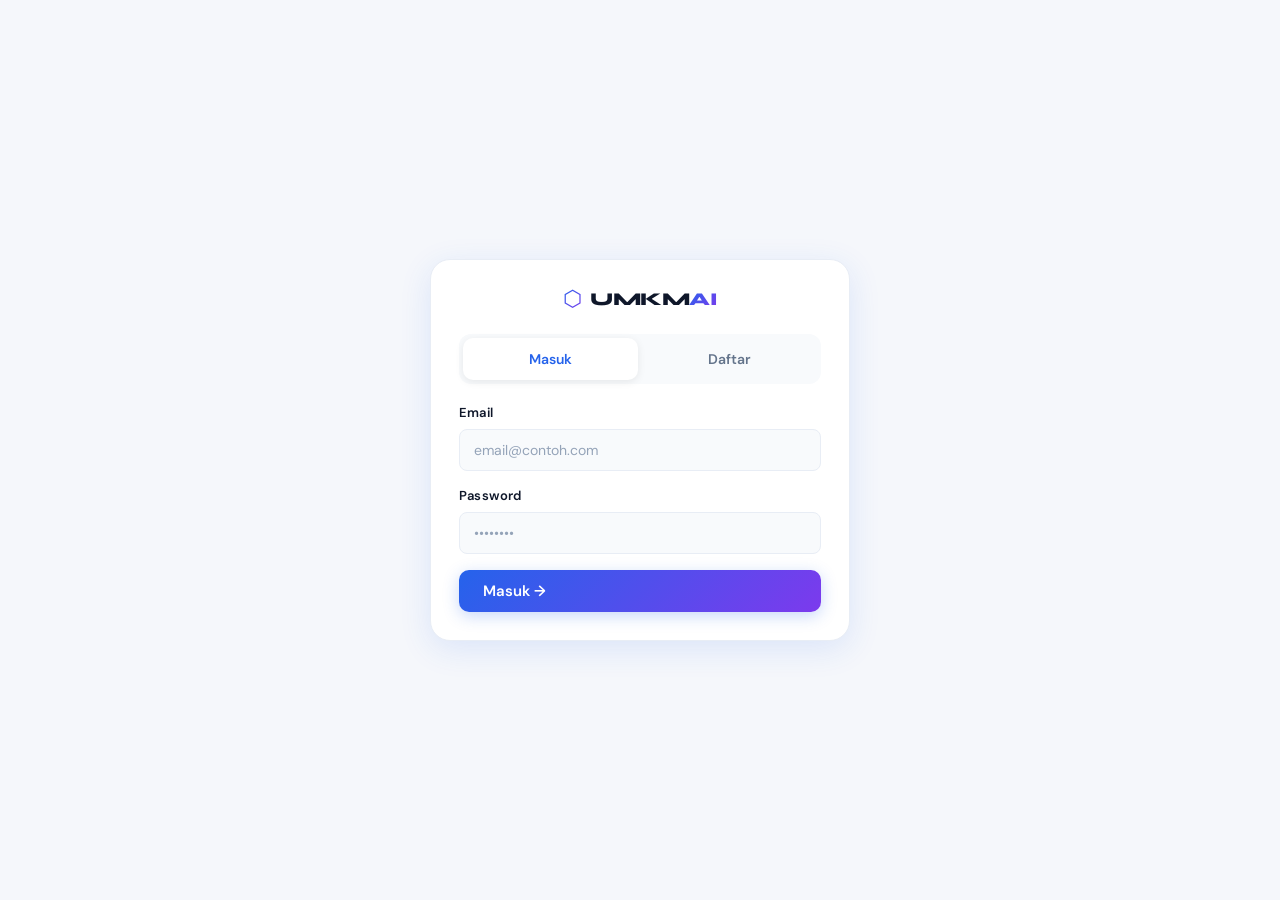
<file: frontend/index.html>
<!DOCTYPE html>
<html lang="id" data-theme="light">
<head>
  <meta charset="UTF-8" />
  <meta name="viewport" content="width=device-width, initial-scale=1.0" />
  <title>UMKM AI — Platform AI untuk Bisnis Kamu</title>
  <link rel="preconnect" href="https://fonts.googleapis.com" />
  <link rel="preconnect" href="https://fonts.gstatic.com" crossorigin />
  <link href="https://fonts.googleapis.com/css2?family=Syne:wght@400;600;700;800&family=DM+Sans:wght@300;400;500;600&display=swap" rel="stylesheet" />
  <link rel="stylesheet" href="style.css" />
</head>
<body>

  <!-- NAVBAR -->
  <nav class="navbar" id="navbar">
    <div class="nav-inner">
      <div class="nav-logo">
        <span class="logo-icon">⬡</span>
        <span class="logo-text">UMKM<span class="logo-accent">AI</span></span>
      </div>

      <div class="nav-tabs">
        <button class="nav-tab active" data-section="dashboard" onclick="showSection('dashboard', this)">Dashboard</button>
        <button class="nav-tab" data-section="deskripsi" onclick="showSection('deskripsi', this)">Deskripsi</button>
        <button class="nav-tab" data-section="promosi" onclick="showSection('promosi', this)">Promosi</button>
        <button class="nav-tab" data-section="harga" onclick="showSection('harga', this)">Harga</button>
        <button class="nav-tab" data-section="konten" onclick="showSection('konten', this)">Konten</button>
        <button class="nav-tab" data-section="chat" onclick="showSection('chat', this)">AI Chat</button>
      </div>

      <div class="nav-actions">
        <button class="btn-dark-toggle" id="darkToggle" onclick="toggleDark()" title="Toggle dark mode">
          <span class="icon-sun">☀</span>
          <span class="icon-moon">☽</span>
        </button>
        <button class="btn-hamburger" id="hamburger" onclick="toggleMobileMenu()">
          <span></span><span></span><span></span>
        </button>
      </div>
    </div>

    <!-- Mobile menu -->
    <div class="mobile-menu" id="mobileMenu">
      <button class="nav-tab" data-section="dashboard" onclick="showSection('dashboard', this); toggleMobileMenu()">Dashboard</button>
      <button class="nav-tab" data-section="deskripsi" onclick="showSection('deskripsi', this); toggleMobileMenu()">Deskripsi</button>
      <button class="nav-tab" data-section="promosi" onclick="showSection('promosi', this); toggleMobileMenu()">Promosi</button>
      <button class="nav-tab" data-section="harga" onclick="showSection('harga', this); toggleMobileMenu()">Harga</button>
      <button class="nav-tab" data-section="konten" onclick="showSection('konten', this); toggleMobileMenu()">Konten</button>
      <button class="nav-tab" data-section="chat" onclick="showSection('chat', this); toggleMobileMenu()">AI Chat</button>
      <button class="nav-tab" onclick="doLogout()">
  Keluar
</button>
    </div>
  </nav>

  <!-- MAIN CONTENT -->
   <!-- LOGIN PAGE -->
  <div id="loginPage" class="login-page">
    <div class="login-card">
      <div class="login-logo">
        <span class="logo-icon">⬡</span>
        <span class="logo-text">UMKM<span class="logo-accent">AI</span></span>
      </div>

      <div class="login-tabs">
        <button class="login-tab active" onclick="switchAuthTab('login', this)">Masuk</button>
        <button class="login-tab" onclick="switchAuthTab('register', this)">Daftar</button>
      </div>

      <!-- Form Login -->
      <div id="formLogin">
        <div class="form-group">
          <label class="form-label">Email</label>
          <input class="form-input" id="login-email" type="email" placeholder="email@contoh.com" />
        </div>
        <div class="form-group">
          <label class="form-label">Password</label>
          <input class="form-input" id="login-password" type="password" placeholder="••••••••" />
        </div>
        <button class="btn-primary" style="width:100%" onclick="doLogin()">Masuk →</button>
        <div id="login-error" class="auth-error hidden"></div>
      </div>

      <!-- Form Register -->
      <div id="formRegister" class="hidden">
        <div class="form-group">
          <label class="form-label">Email</label>
          <input class="form-input" id="reg-email" type="email" placeholder="email@contoh.com" />
        </div>
        <div class="form-group">
          <label class="form-label">Password</label>
          <input class="form-input" id="reg-password" type="password" placeholder="Min. 6 karakter" />
        </div>
        <button class="btn-primary" style="width:100%" onclick="doRegister()">Daftar →</button>
        <div id="reg-error" class="auth-error hidden"></div>
        <div id="reg-success" class="auth-success hidden"></div>
      </div>
    </div>
  </div>
  <main class="main">

    <!-- ======================== DASHBOARD ======================== -->
    <section id="dashboard" class="section active">

      <!-- Hero -->
      <div class="hero">
        <div class="hero-badge">✦ Powered by Groq AI</div>
        <h1 class="hero-title">Boost UMKM<br/><span class="gradient-text">dengan Kecerdasan AI</span></h1>
        <p class="hero-sub">Platform AI modern untuk membantu UMKM kamu tumbuh — dari deskripsi produk, strategi promosi, hingga analisis harga.</p>
        <div class="hero-cta">
          <button class="btn-primary" onclick="showSection('deskripsi', document.querySelector('[data-section=deskripsi]'))">Mulai Generate ↗</button>
          <button class="btn-ghost" onclick="showSection('chat', document.querySelector('[data-section=chat]'))">Coba AI Chat</button>
        </div>
              <!-- Tim Pengembang -->
        <div class="team-section">
          <div class="team-label">👥 Tim Pengembang</div>
          <div class="team-members">
            <div class="team-card">
              <div class="team-avatar">AK</div>
              <div class="team-info">
                <div class="team-name">Akbar Saputra</div>
                <div class="team-role">Backend </div>
                <div class="team-role">Frontend & UI/UX</div>
              </div>
            </div>
            <div class="team-card">
              <div class="team-avatar">GA</div>
              <div class="team-info">
                <div class="team-name">Galih Adhi Rahmadhani</div>
                <div class="team-role"> AI Integration</div>
              </div>
            </div>
          </div>
        </div>
        <div class="hero-glow"></div>
      </div>
      

      <!-- Stats -->
      <div class="stats-grid">
        <div class="stat-card">
          <div class="stat-icon">⚡</div>
          <div class="stat-value" data-target="1248" id="stat1">0</div>
          <div class="stat-label">Total Generate</div>
          <div class="stat-bar"><div class="stat-fill" style="width:78%"></div></div>
        </div>
        <div class="stat-card">
          <div class="stat-icon">🎯</div>
          <div class="stat-value" data-target="342" id="stat2">0</div>
          <div class="stat-label">Produk Dibantu</div>
          <div class="stat-bar"><div class="stat-fill" style="width:55%"></div></div>
        </div>
        <div class="stat-card">
          <div class="stat-icon">💬</div>
          <div class="stat-value" data-target="89" id="stat3">0</div>
          <div class="stat-label">AI Chat Session</div>
          <div class="stat-bar"><div class="stat-fill" style="width:42%"></div></div>
        </div>
        <div class="stat-card">
          <div class="stat-icon">✦</div>
          <div class="stat-value" data-target="97" id="stat4">0</div>
          <div class="stat-label">Akurasi AI (%)</div>
          <div class="stat-bar"><div class="stat-fill" style="width:97%"></div></div>
        </div>
      </div>

      <!-- Feature cards -->
      <div class="features-title">Fitur Tersedia</div>
      <div class="features-grid">
        <div class="feature-card" onclick="showSection('deskripsi', document.querySelector('[data-section=deskripsi]'))">
          <div class="feature-icon">📝</div>
          <div class="feature-name">Deskripsi Produk</div>
          <div class="feature-desc">Generate deskripsi produk yang menarik dan persuasif otomatis</div>
          <div class="feature-arrow">→</div>
        </div>
        <div class="feature-card" onclick="showSection('promosi', document.querySelector('[data-section=promosi]'))">
          <div class="feature-icon">📣</div>
          <div class="feature-name">Strategi Promosi</div>
          <div class="feature-desc">Saran promosi untuk Instagram, TikTok, dan WhatsApp</div>
          <div class="feature-arrow">→</div>
        </div>
        <div class="feature-card" onclick="showSection('harga', document.querySelector('[data-section=harga]'))">
          <div class="feature-icon">💰</div>
          <div class="feature-name">Analisis Harga</div>
          <div class="feature-desc">Rekomendasi harga jual optimal berdasarkan modal dan kompetitor</div>
          <div class="feature-arrow">→</div>
        </div>
        <div class="feature-card" onclick="showSection('konten', document.querySelector('[data-section=konten]'))">
          <div class="feature-icon">🎨</div>
          <div class="feature-name">Ide Konten</div>
          <div class="feature-desc">Generate caption, hashtag, dan ide konten sosial media</div>
          <div class="feature-arrow">→</div>
        </div>
        <div class="feature-card" onclick="showSection('chat', document.querySelector('[data-section=chat]'))">
          <div class="feature-icon">🤖</div>
          <div class="feature-name">AI Chat</div>
          <div class="feature-desc">Tanya apa saja seputar bisnis dan strategi UMKM</div>
          <div class="feature-arrow">→</div>
        </div>
        <div class="feature-card coming">
          <div class="feature-icon">📊</div>
          <div class="feature-name">Analytics <span class="badge-soon">Soon</span></div>
          <div class="feature-desc">Pantau performa bisnis dan insight AI secara real-time</div>
          <div class="feature-arrow">→</div>
        </div>
      </div>

      <!-- History -->
      <div class="history-section">
        <div class="section-header">
          <div class="section-title">Riwayat Generate</div>
          <button class="btn-clear" onclick="clearHistory()">Hapus Semua</button>
        </div>
        <div id="historyList" class="history-list">
          <div class="history-empty">Belum ada riwayat. Mulai generate sekarang!</div>
        </div>
      </div>
    </section>

    <!-- ======================== DESKRIPSI PRODUK ======================== -->
    <section id="deskripsi" class="section">
      <div class="page-header">
        <div class="page-title">Generate Deskripsi Produk</div>
        <div class="page-sub">Buat deskripsi produk yang menarik dan persuasif dengan AI</div>
      </div>

      <div class="form-card">
        <div class="form-grid">
          <div class="form-group">
            <label class="form-label">Nama Produk <span class="req">*</span></label>
            <input class="form-input" id="dp-nama" type="text" placeholder="contoh: Keripik Tempe Pedas" />
          </div>
          <div class="form-group">
            <label class="form-label">Kategori <span class="req">*</span></label>
            <input class="form-input" id="dp-kategori" type="text" placeholder="contoh: Makanan Ringan" />
          </div>
        </div>
        <div class="form-group">
          <label class="form-label">Keunggulan Produk <span class="req">*</span></label>
          <textarea class="form-textarea" id="dp-keunggulan" placeholder="contoh: renyah, pedas level 1-5, tanpa pengawet, kemasan premium"></textarea>
        </div>
        <div class="form-grid">
          <div class="form-group">
            <label class="form-label">Target Pasar</label>
            <input class="form-input" id="dp-target" type="text" placeholder="contoh: Mahasiswa, ibu rumah tangga" />
          </div>
          <div class="form-group">
            <label class="form-label">Harga Jual</label>
            <input class="form-input" id="dp-harga" type="text" placeholder="contoh: Rp 15.000" />
          </div>
        </div>
        <div class="form-actions">
          <button class="btn-ghost" onclick="randomExample('deskripsi')">🎲 Contoh Random</button>
          <button class="btn-ghost" onclick="resetForm('deskripsi')">↺ Reset</button>
          <button class="btn-primary" id="dp-btn" onclick="generateDeskripsi()">✦ Generate AI</button>
        </div>
      </div>

      <div id="dp-result" class="result-card hidden">
        <div class="result-header">
          <div class="result-title">✦ Hasil AI</div>
          <div class="result-actions">
            <button class="btn-icon" onclick="copyResult('dp-output')" title="Copy">⎘</button>
            <button class="btn-icon" onclick="downloadResult('dp-output', 'deskripsi-produk')" title="Download">↓</button>
            <button class="btn-icon" onclick="generateDeskripsi()" title="Regenerate">↻</button>
          </div>
        </div>
        <div id="dp-output" class="result-output"></div>
      </div>
    </section>

    <!-- ======================== STRATEGI PROMOSI ======================== -->
    <section id="promosi" class="section">
      <div class="page-header">
        <div class="page-title">Strategi Promosi</div>
        <div class="page-sub">Dapatkan strategi promosi di Instagram, TikTok, dan WhatsApp</div>
      </div>

      <div class="form-card">
        <div class="form-grid">
          <div class="form-group">
            <label class="form-label">Nama Produk <span class="req">*</span></label>
            <input class="form-input" id="sp-nama" type="text" placeholder="contoh: Keripik Tempe Pedas" />
          </div>
          <div class="form-group">
            <label class="form-label">Target Pasar <span class="req">*</span></label>
            <input class="form-input" id="sp-target" type="text" placeholder="contoh: Mahasiswa usia 18-25 tahun" />
          </div>
        </div>
        <div class="form-grid">
          <div class="form-group">
            <label class="form-label">Budget Promosi <span class="req">*</span></label>
            <input class="form-input" id="sp-budget" type="text" placeholder="contoh: Rp 500.000/bulan" />
          </div>
          <div class="form-group">
            <label class="form-label">Platform Utama</label>
            <input class="form-input" id="sp-platform" type="text" placeholder="contoh: Instagram, TikTok" />
          </div>
        </div>
        <div class="form-actions">
          <button class="btn-ghost" onclick="randomExample('promosi')">🎲 Contoh Random</button>
          <button class="btn-ghost" onclick="resetForm('promosi')">↺ Reset</button>
          <button class="btn-primary" id="sp-btn" onclick="generatePromosi()">✦ Generate AI</button>
        </div>
      </div>

      <div id="sp-result" class="result-card hidden">
        <div class="result-header">
          <div class="result-title">✦ Hasil AI</div>
          <div class="result-actions">
            <button class="btn-icon" onclick="copyResult('sp-output')" title="Copy">⎘</button>
            <button class="btn-icon" onclick="downloadResult('sp-output', 'strategi-promosi')" title="Download">↓</button>
            <button class="btn-icon" onclick="generatePromosi()" title="Regenerate">↻</button>
          </div>
        </div>
        <div id="sp-output" class="result-output"></div>
      </div>
    </section>

    <!-- ======================== ANALISIS HARGA ======================== -->
    <section id="harga" class="section">
      <div class="page-header">
        <div class="page-title">Analisis Harga</div>
        <div class="page-sub">Rekomendasi harga jual yang optimal berdasarkan modal dan kompetitor</div>
      </div>

      <div class="form-card">
        <div class="form-group">
          <label class="form-label">Nama Produk <span class="req">*</span></label>
          <input class="form-input" id="ah-nama" type="text" placeholder="contoh: Keripik Tempe Pedas" />
        </div>
        <div class="form-grid">
          <div class="form-group">
            <label class="form-label">Modal per Unit (Rp) <span class="req">*</span></label>
            <input class="form-input" id="ah-modal" type="number" placeholder="contoh: 5000" />
          </div>
          <div class="form-group">
            <label class="form-label">Harga Kompetitor (Rp) <span class="req">*</span></label>
            <input class="form-input" id="ah-kompetitor" type="number" placeholder="contoh: 10000" />
          </div>
        </div>
        <div class="form-group">
          <label class="form-label">Keterangan Tambahan</label>
          <input class="form-input" id="ah-keterangan" type="text" placeholder="contoh: produk premium, target pasar menengah atas" />
        </div>
        <div class="form-actions">
          <button class="btn-ghost" onclick="randomExample('harga')">🎲 Contoh Random</button>
          <button class="btn-ghost" onclick="resetForm('harga')">↺ Reset</button>
          <button class="btn-primary" id="ah-btn" onclick="generateHarga()">✦ Analisis AI</button>
        </div>
      </div>

      <div id="ah-result" class="result-card hidden">
        <div class="result-header">
          <div class="result-title">✦ Hasil AI</div>
          <div class="result-actions">
            <button class="btn-icon" onclick="copyResult('ah-output')" title="Copy">⎘</button>
            <button class="btn-icon" onclick="downloadResult('ah-output', 'analisis-harga')" title="Download">↓</button>
            <button class="btn-icon" onclick="generateHarga()" title="Regenerate">↻</button>
          </div>
        </div>
        <div id="ah-output" class="result-output"></div>
      </div>
    </section>

    <!-- ======================== IDE KONTEN ======================== -->
    <section id="konten" class="section">
      <div class="page-header">
        <div class="page-title">Ide Konten & Caption</div>
        <div class="page-sub">Generate caption, hashtag, dan ide konten sosial media untuk produk kamu</div>
      </div>

      <div class="form-card">
        <div class="form-grid">
          <div class="form-group">
            <label class="form-label">Nama Produk <span class="req">*</span></label>
            <input class="form-input" id="ik-nama" type="text" placeholder="contoh: Keripik Tempe Pedas" />
          </div>
          <div class="form-group">
            <label class="form-label">Platform <span class="req">*</span></label>
            <input class="form-input" id="ik-platform" type="text" placeholder="contoh: Instagram, TikTok" />
          </div>
        </div>
        <div class="form-grid">
          <div class="form-group">
            <label class="form-label">Tone / Gaya Bahasa</label>
            <input class="form-input" id="ik-tone" type="text" placeholder="contoh: santai, profesional, lucu" />
          </div>
          <div class="form-group">
            <label class="form-label">Target Audiens</label>
            <input class="form-input" id="ik-audiens" type="text" placeholder="contoh: anak muda, ibu-ibu" />
          </div>
        </div>
        <div class="form-actions">
          <button class="btn-ghost" onclick="randomExample('konten')">🎲 Contoh Random</button>
          <button class="btn-ghost" onclick="resetForm('konten')">↺ Reset</button>
          <button class="btn-primary" id="ik-btn" onclick="generateKonten()">✦ Generate AI</button>
        </div>
      </div>

      <div id="ik-result" class="result-card hidden">
        <div class="result-header">
          <div class="result-title">✦ Hasil AI</div>
          <div class="result-actions">
            <button class="btn-icon" onclick="copyResult('ik-output')" title="Copy">⎘</button>
            <button class="btn-icon" onclick="downloadResult('ik-output', 'ide-konten')" title="Download">↓</button>
            <button class="btn-icon" onclick="generateKonten()" title="Regenerate">↻</button>
          </div>
        </div>
        <div id="ik-output" class="result-output"></div>
      </div>
    </section>

    <!-- ======================== AI CHAT ======================== -->
    <section id="chat" class="section">
      <div class="page-header">
        <div class="page-title">AI Chat Assistant</div>
        <div class="page-sub">Tanya apa saja seputar strategi bisnis dan UMKM</div>
      </div>

      <div class="chat-container">
        <div class="chat-messages" id="chatMessages">
          <div class="chat-bubble ai">
            <div class="bubble-icon">⬡</div>
            <div class="bubble-text">Halo! Saya AI Assistant untuk UMKM kamu. Tanya apa saja tentang bisnis, strategi, pemasaran, atau tips mengelola UMKM! 🚀</div>
          </div>
        </div>
        <div class="chat-input-area">
          <input class="chat-input" id="chatInput" type="text" placeholder="Tanya sesuatu tentang bisnis kamu..." onkeypress="if(event.key==='Enter') kirimChat()" />
          <button class="btn-send" onclick="kirimChat()">↗</button>
        </div>
      </div>
    </section>

  </main>

  <!-- Toast -->
  <div id="toast" class="toast"></div>

  <!-- Back to top -->
  <button class="back-to-top" id="backToTop" onclick="window.scrollTo({top:0,behavior:'smooth'})">↑</button>

  <script src="script.js"></script>
</body>
</html>
</file>
<file: frontend/style.css>
/* ============================================================
   UMKM AI — style.css
   ============================================================ */

/* --- CSS Variables --- */
:root {
  --primary: #2563eb;
  --primary-light: #3b82f6;
  --secondary: #7c3aed;
  --accent: #06b6d4;
  --success: #22c55e;
  --warning: #f59e0b;
  --danger: #ef4444;

  --bg: #f5f7fb;
  --bg-card: #ffffff;
  --bg-input: #f8fafc;
  --border: #e8edf5;
  --text: #0f172a;
  --text-sub: #64748b;
  --text-muted: #94a3b8;
  --shadow: 0 1px 3px rgba(0,0,0,.06), 0 4px 16px rgba(0,0,0,.04);
  --shadow-lg: 0 8px 32px rgba(37,99,235,.12);
  --gradient: linear-gradient(135deg, #2563eb, #7c3aed);
  --navbar-h: 64px;
  --radius: 14px;
  --radius-sm: 8px;
  --transition: .2s cubic-bezier(.4,0,.2,1);
}

[data-theme="dark"] {
  --bg: #0f172a;
  --bg-card: #1e293b;
  --bg-input: #263249;
  --border: #2d3f5a;
  --text: #f1f5f9;
  --text-sub: #94a3b8;
  --text-muted: #64748b;
  --shadow: 0 1px 3px rgba(0,0,0,.3), 0 4px 16px rgba(0,0,0,.2);
  --shadow-lg: 0 8px 32px rgba(37,99,235,.2);
}

/* --- Reset --- */
*, *::before, *::after { box-sizing: border-box; margin: 0; padding: 0; }

html { scroll-behavior: smooth; }

body {
  font-family: 'DM Sans', sans-serif;
  background: var(--bg);
  color: var(--text);
  min-height: 100vh;
  transition: background var(--transition), color var(--transition);
}

/* ============================================================
   NAVBAR
   ============================================================ */
.navbar {
  position: fixed;
  top: 0; left: 0; right: 0;
  z-index: 100;
  height: var(--navbar-h);
  background: rgba(245,247,251,.85);
  backdrop-filter: blur(16px);
  -webkit-backdrop-filter: blur(16px);
  border-bottom: 1px solid var(--border);
  transition: background var(--transition), border-color var(--transition);
}

[data-theme="dark"] .navbar {
  background: rgba(15,23,42,.85);
}

.navbar.scrolled {
  box-shadow: 0 2px 16px rgba(0,0,0,.08);
}

.nav-inner {
  max-width: 1200px;
  margin: 0 auto;
  padding: 0 24px;
  height: 100%;
  display: flex;
  align-items: center;
  gap: 32px;
}

/* Logo */
.nav-logo {
  display: flex;
  align-items: center;
  gap: 8px;
  flex-shrink: 0;
  text-decoration: none;
  cursor: default;
}

.logo-icon {
  font-size: 22px;
  background: var(--gradient);
  -webkit-background-clip: text;
  -webkit-text-fill-color: transparent;
  background-clip: text;
  line-height: 1;
}

.logo-text {
  font-family: 'Syne', sans-serif;
  font-weight: 800;
  font-size: 18px;
  color: var(--text);
  letter-spacing: -.5px;
}

.logo-accent {
  background: var(--gradient);
  -webkit-background-clip: text;
  -webkit-text-fill-color: transparent;
  background-clip: text;
}

/* Nav tabs */
.nav-tabs {
  display: flex;
  align-items: center;
  gap: 4px;
  flex: 1;
}

.nav-tab {
  font-family: 'DM Sans', sans-serif;
  font-size: 14px;
  font-weight: 500;
  color: var(--text-sub);
  background: none;
  border: none;
  padding: 7px 14px;
  border-radius: 8px;
  cursor: pointer;
  transition: all var(--transition);
  white-space: nowrap;
}

.nav-tab:hover {
  background: var(--border);
  color: var(--text);
}

.nav-tab.active {
  background: var(--primary);
  color: #fff;
}

/* Nav actions */
.nav-actions {
  display: flex;
  align-items: center;
  gap: 8px;
  flex-shrink: 0;
}

.btn-dark-toggle {
  width: 36px; height: 36px;
  border-radius: 50%;
  border: 1px solid var(--border);
  background: var(--bg-card);
  cursor: pointer;
  font-size: 16px;
  display: flex;
  align-items: center;
  justify-content: center;
  transition: all var(--transition);
  position: relative;
}

.btn-dark-toggle:hover { border-color: var(--primary); }

.icon-sun, .icon-moon {
  position: absolute;
  transition: opacity var(--transition), transform var(--transition);
}

.icon-moon { opacity: 0; transform: rotate(-90deg); }

[data-theme="dark"] .icon-sun { opacity: 0; transform: rotate(90deg); }
[data-theme="dark"] .icon-moon { opacity: 1; transform: rotate(0); }

/* Hamburger */
.btn-hamburger {
  display: none;
  flex-direction: column;
  gap: 5px;
  padding: 8px;
  background: none;
  border: none;
  cursor: pointer;
}

.btn-hamburger span {
  display: block;
  width: 20px; height: 2px;
  background: var(--text);
  border-radius: 2px;
  transition: all var(--transition);
}

/* Mobile menu */
.mobile-menu {
  display: none;
  flex-direction: column;
  padding: 12px 16px 16px;
  border-top: 1px solid var(--border);
  background: var(--bg-card);
  gap: 4px;
}

.mobile-menu.open { display: flex; }

/* ============================================================
   MAIN
   ============================================================ */
.main {
  max-width: 1000px;
  margin: 0 auto;
  padding: calc(var(--navbar-h) + 32px) 24px 64px;
}

/* Sections */
.section { display: none; }
.section.active { display: block; animation: fadeUp .3s ease; }

@keyframes fadeUp {
  from { opacity: 0; transform: translateY(12px); }
  to   { opacity: 1; transform: translateY(0); }
}

/* ============================================================
   HERO
   ============================================================ */
.hero {
  position: relative;
  text-align: center;
  padding: 64px 32px 80px;
  margin-bottom: 32px;
  overflow: hidden;
}

.hero-badge {
  display: inline-block;
  padding: 6px 16px;
  background: rgba(37,99,235,.08);
  border: 1px solid rgba(37,99,235,.2);
  border-radius: 100px;
  font-size: 13px;
  font-weight: 500;
  color: var(--primary);
  margin-bottom: 24px;
  letter-spacing: .3px;
}

.hero-title {
  font-family: 'Syne', sans-serif;
  font-size: clamp(36px, 6vw, 64px);
  font-weight: 800;
  line-height: 1.1;
  letter-spacing: -1.5px;
  margin-bottom: 20px;
}

.gradient-text {
  background: var(--gradient);
  -webkit-background-clip: text;
  -webkit-text-fill-color: transparent;
  background-clip: text;
}

.hero-sub {
  font-size: 17px;
  color: var(--text-sub);
  max-width: 520px;
  margin: 0 auto 36px;
  line-height: 1.7;
}

.hero-cta {
  display: flex;
  gap: 12px;
  justify-content: center;
  flex-wrap: wrap;
}

.hero-glow {
  position: absolute;
  top: 50%; left: 50%;
  transform: translate(-50%, -50%);
  width: 600px; height: 300px;
  background: radial-gradient(ellipse, rgba(37,99,235,.07) 0%, transparent 70%);
  pointer-events: none;
  z-index: -1;
}

/* ============================================================
   BUTTONS
   ============================================================ */
.btn-primary {
  display: inline-flex;
  align-items: center;
  gap: 6px;
  padding: 11px 24px;
  background: var(--gradient);
  color: #fff;
  border: none;
  border-radius: 10px;
  font-family: 'DM Sans', sans-serif;
  font-size: 15px;
  font-weight: 600;
  cursor: pointer;
  transition: all var(--transition);
  box-shadow: 0 4px 16px rgba(37,99,235,.25);
}

.btn-primary:hover {
  transform: translateY(-1px);
  box-shadow: 0 6px 24px rgba(37,99,235,.35);
}

.btn-primary:disabled {
  background: linear-gradient(135deg, #93c5fd, #c4b5fd);
  cursor: not-allowed;
  transform: none;
  box-shadow: none;
}

.btn-ghost {
  display: inline-flex;
  align-items: center;
  gap: 6px;
  padding: 11px 24px;
  background: var(--bg-card);
  color: var(--text);
  border: 1px solid var(--border);
  border-radius: 10px;
  font-family: 'DM Sans', sans-serif;
  font-size: 15px;
  font-weight: 500;
  cursor: pointer;
  transition: all var(--transition);
}

.btn-ghost:hover {
  border-color: var(--primary);
  color: var(--primary);
}

.btn-icon {
  width: 34px; height: 34px;
  display: inline-flex;
  align-items: center;
  justify-content: center;
  background: var(--bg-input);
  border: 1px solid var(--border);
  border-radius: 8px;
  font-size: 16px;
  cursor: pointer;
  transition: all var(--transition);
  color: var(--text-sub);
}

.btn-icon:hover {
  background: var(--primary);
  color: #fff;
  border-color: var(--primary);
}

.btn-clear {
  font-size: 13px;
  color: var(--danger);
  background: none;
  border: none;
  cursor: pointer;
  padding: 4px 8px;
  border-radius: 6px;
  transition: background var(--transition);
}

.btn-clear:hover { background: rgba(239,68,68,.08); }

/* ============================================================
   STATS
   ============================================================ */
.stats-grid {
  display: grid;
  grid-template-columns: repeat(4, 1fr);
  gap: 16px;
  margin-bottom: 48px;
}

.stat-card {
  background: var(--bg-card);
  border: 1px solid var(--border);
  border-radius: var(--radius);
  padding: 20px;
  transition: all var(--transition);
  box-shadow: var(--shadow);
}

.stat-card:hover {
  transform: translateY(-2px);
  box-shadow: var(--shadow-lg);
  border-color: rgba(37,99,235,.2);
}

.stat-icon { font-size: 20px; margin-bottom: 10px; }

.stat-value {
  font-family: 'Syne', sans-serif;
  font-size: 32px;
  font-weight: 800;
  color: var(--text);
  line-height: 1;
  margin-bottom: 4px;
}

.stat-label {
  font-size: 13px;
  color: var(--text-muted);
  margin-bottom: 12px;
}

.stat-bar {
  height: 4px;
  background: var(--border);
  border-radius: 2px;
  overflow: hidden;
}

.stat-fill {
  height: 100%;
  background: var(--gradient);
  border-radius: 2px;
  transition: width 1.2s cubic-bezier(.4,0,.2,1);
}

/* ============================================================
   FEATURES
   ============================================================ */
.features-title {
  font-family: 'Syne', sans-serif;
  font-size: 20px;
  font-weight: 700;
  margin-bottom: 16px;
}

.features-grid {
  display: grid;
  grid-template-columns: repeat(3, 1fr);
  gap: 16px;
  margin-bottom: 48px;
}

.feature-card {
  background: var(--bg-card);
  border: 1px solid var(--border);
  border-radius: var(--radius);
  padding: 24px;
  cursor: pointer;
  transition: all var(--transition);
  box-shadow: var(--shadow);
  position: relative;
  overflow: hidden;
}

.feature-card::before {
  content: '';
  position: absolute;
  inset: 0;
  background: var(--gradient);
  opacity: 0;
  transition: opacity var(--transition);
}

.feature-card:hover:not(.coming) {
  transform: translateY(-3px);
  border-color: rgba(37,99,235,.3);
  box-shadow: var(--shadow-lg);
}

.feature-card.coming { cursor: default; opacity: .6; }

.feature-icon { font-size: 24px; margin-bottom: 12px; }

.feature-name {
  font-family: 'Syne', sans-serif;
  font-size: 15px;
  font-weight: 700;
  margin-bottom: 8px;
  display: flex;
  align-items: center;
  gap: 8px;
}

.feature-desc {
  font-size: 13px;
  color: var(--text-sub);
  line-height: 1.6;
  margin-bottom: 16px;
}

.feature-arrow {
  font-size: 18px;
  color: var(--primary);
  transition: transform var(--transition);
}

.feature-card:hover:not(.coming) .feature-arrow { transform: translateX(4px); }

.badge-soon {
  font-size: 10px;
  font-weight: 600;
  background: rgba(245,158,11,.15);
  color: var(--warning);
  padding: 2px 8px;
  border-radius: 100px;
  letter-spacing: .5px;
}

/* ============================================================
   HISTORY
   ============================================================ */
.history-section {
  background: var(--bg-card);
  border: 1px solid var(--border);
  border-radius: var(--radius);
  padding: 24px;
  box-shadow: var(--shadow);
}

.section-header {
  display: flex;
  align-items: center;
  justify-content: space-between;
  margin-bottom: 16px;
}

.section-title {
  font-family: 'Syne', sans-serif;
  font-size: 16px;
  font-weight: 700;
}

.history-list { display: flex; flex-direction: column; gap: 10px; }

.history-empty {
  text-align: center;
  color: var(--text-muted);
  padding: 24px;
  font-size: 14px;
}

.history-item {
  display: flex;
  align-items: center;
  gap: 12px;
  padding: 12px 16px;
  background: var(--bg-input);
  border-radius: var(--radius-sm);
  border: 1px solid var(--border);
  transition: all var(--transition);
}

.history-item:hover { border-color: rgba(37,99,235,.2); }

.history-type {
  font-size: 11px;
  font-weight: 600;
  padding: 3px 10px;
  border-radius: 100px;
  background: rgba(37,99,235,.1);
  color: var(--primary);
  flex-shrink: 0;
}

.history-preview {
  font-size: 13px;
  color: var(--text-sub);
  flex: 1;
  overflow: hidden;
  text-overflow: ellipsis;
  white-space: nowrap;
}

.history-time {
  font-size: 11px;
  color: var(--text-muted);
  flex-shrink: 0;
}

/* ============================================================
   PAGE HEADER
   ============================================================ */
.page-header { margin-bottom: 28px; }

.page-title {
  font-family: 'Syne', sans-serif;
  font-size: 28px;
  font-weight: 800;
  letter-spacing: -.5px;
  margin-bottom: 6px;
}

.page-sub { font-size: 15px; color: var(--text-sub); }

/* ============================================================
   FORM
   ============================================================ */
.form-card {
  background: var(--bg-card);
  border: 1px solid var(--border);
  border-radius: var(--radius);
  padding: 28px;
  box-shadow: var(--shadow);
  margin-bottom: 24px;
}

.form-grid {
  display: grid;
  grid-template-columns: 1fr 1fr;
  gap: 16px;
}

.form-group { display: flex; flex-direction: column; gap: 8px; margin-bottom: 16px; }
.form-group:last-child { margin-bottom: 0; }

.form-label {
  font-size: 13px;
  font-weight: 600;
  color: var(--text);
  letter-spacing: .2px;
}

.req { color: var(--danger); }

.form-input, .form-textarea {
  width: 100%;
  padding: 11px 14px;
  background: var(--bg-input);
  border: 1.5px solid var(--border);
  border-radius: var(--radius-sm);
  font-family: 'DM Sans', sans-serif;
  font-size: 14px;
  color: var(--text);
  transition: all var(--transition);
  outline: none;
}

.form-input::placeholder, .form-textarea::placeholder { color: var(--text-muted); }

.form-input:focus, .form-textarea:focus {
  border-color: var(--primary);
  background: var(--bg-card);
  box-shadow: 0 0 0 3px rgba(37,99,235,.08);
}

.form-textarea { height: 100px; resize: vertical; }

.form-actions {
  display: flex;
  gap: 10px;
  align-items: center;
  justify-content: flex-end;
  padding-top: 8px;
  margin-top: 8px;
  border-top: 1px solid var(--border);
}

/* ============================================================
   RESULT
   ============================================================ */
.result-card {
  background: var(--bg-card);
  border: 1.5px solid var(--border);
  border-radius: var(--radius);
  overflow: hidden;
  box-shadow: var(--shadow);
  animation: fadeUp .3s ease;
}

.result-card.hidden { display: none; }

.result-header {
  display: flex;
  align-items: center;
  justify-content: space-between;
  padding: 16px 20px;
  border-bottom: 1px solid var(--border);
  background: var(--bg-input);
}

.result-title {
  font-family: 'Syne', sans-serif;
  font-size: 14px;
  font-weight: 700;
  background: var(--gradient);
  -webkit-background-clip: text;
  -webkit-text-fill-color: transparent;
  background-clip: text;
}

.result-actions { display: flex; gap: 8px; }

.result-output {
  padding: 24px;
  font-size: 14px;
  line-height: 1.8;
  color: var(--text);
  white-space: pre-wrap;
  min-height: 80px;
}

/* Typing cursor */
.result-output.typing::after {
  content: '|';
  animation: blink .7s infinite;
  color: var(--primary);
}

@keyframes blink {
  0%, 100% { opacity: 1; }
  50% { opacity: 0; }
}

/* Loading skeleton */
.skeleton {
  background: linear-gradient(90deg, var(--border) 25%, var(--bg-input) 50%, var(--border) 75%);
  background-size: 200% 100%;
  animation: shimmer 1.4s infinite;
  border-radius: 4px;
  height: 14px;
  margin-bottom: 10px;
}

.skeleton:last-child { width: 60%; }

@keyframes shimmer {
  0% { background-position: 200% 0; }
  100% { background-position: -200% 0; }
}

/* ============================================================
   CHAT
   ============================================================ */
.chat-container {
  background: var(--bg-card);
  border: 1px solid var(--border);
  border-radius: var(--radius);
  overflow: hidden;
  box-shadow: var(--shadow);
  display: flex;
  flex-direction: column;
  height: 520px;
}

.chat-messages {
  flex: 1;
  overflow-y: auto;
  padding: 24px;
  display: flex;
  flex-direction: column;
  gap: 16px;
}

.chat-messages::-webkit-scrollbar { width: 4px; }
.chat-messages::-webkit-scrollbar-track { background: transparent; }
.chat-messages::-webkit-scrollbar-thumb { background: var(--border); border-radius: 2px; }

.chat-bubble {
  display: flex;
  gap: 10px;
  max-width: 80%;
  animation: fadeUp .2s ease;
}

.chat-bubble.user {
  align-self: flex-end;
  flex-direction: row-reverse;
}

.bubble-icon {
  width: 32px; height: 32px;
  border-radius: 50%;
  background: var(--gradient);
  display: flex;
  align-items: center;
  justify-content: center;
  font-size: 14px;
  color: #fff;
  flex-shrink: 0;
}

.bubble-text {
  padding: 12px 16px;
  border-radius: 14px;
  font-size: 14px;
  line-height: 1.7;
  white-space: pre-wrap;
}

.chat-bubble.ai .bubble-text {
  background: var(--bg-input);
  border: 1px solid var(--border);
  border-top-left-radius: 4px;
  color: var(--text);
}

.chat-bubble.user .bubble-text {
  background: var(--gradient);
  color: #fff;
  border-bottom-right-radius: 4px;
}

/* Typing indicator */
.typing-dots {
  display: flex;
  gap: 4px;
  padding: 14px 16px;
}

.typing-dots span {
  width: 6px; height: 6px;
  background: var(--text-muted);
  border-radius: 50%;
  animation: dot .8s infinite;
}

.typing-dots span:nth-child(2) { animation-delay: .15s; }
.typing-dots span:nth-child(3) { animation-delay: .3s; }

@keyframes dot {
  0%, 80%, 100% { transform: scale(1); opacity: .4; }
  40% { transform: scale(1.3); opacity: 1; }
}

.chat-input-area {
  padding: 16px;
  border-top: 1px solid var(--border);
  display: flex;
  gap: 10px;
  background: var(--bg-input);
}

.chat-input {
  flex: 1;
  padding: 11px 16px;
  background: var(--bg-card);
  border: 1.5px solid var(--border);
  border-radius: 10px;
  font-family: 'DM Sans', sans-serif;
  font-size: 14px;
  color: var(--text);
  outline: none;
  transition: border-color var(--transition);
}

.chat-input:focus { border-color: var(--primary); }

.btn-send {
  width: 44px; height: 44px;
  border-radius: 10px;
  background: var(--gradient);
  border: none;
  color: #fff;
  font-size: 18px;
  cursor: pointer;
  transition: all var(--transition);
  display: flex;
  align-items: center;
  justify-content: center;
}

.btn-send:hover { transform: scale(1.05); box-shadow: 0 4px 16px rgba(37,99,235,.3); }

/* ============================================================
   TOAST
   ============================================================ */
.toast {
  position: fixed;
  bottom: 32px;
  left: 50%;
  transform: translateX(-50%) translateY(20px);
  background: var(--text);
  color: var(--bg);
  padding: 12px 24px;
  border-radius: 100px;
  font-size: 14px;
  font-weight: 500;
  opacity: 0;
  transition: all .3s ease;
  pointer-events: none;
  z-index: 200;
  white-space: nowrap;
}

.toast.show {
  opacity: 1;
  transform: translateX(-50%) translateY(0);
}

/* ============================================================
   BACK TO TOP
   ============================================================ */
.back-to-top {
  position: fixed;
  bottom: 32px;
  right: 32px;
  width: 40px; height: 40px;
  border-radius: 50%;
  background: var(--gradient);
  color: #fff;
  border: none;
  font-size: 18px;
  cursor: pointer;
  opacity: 0;
  transform: translateY(10px);
  transition: all var(--transition);
  z-index: 200;
  display: flex;
  align-items: center;
  justify-content: center;
}

.back-to-top.show { opacity: 1; transform: translateY(0); }
.back-to-top:hover { transform: translateY(-2px); }

/* ============================================================
   CUSTOM SCROLLBAR
   ============================================================ */
::-webkit-scrollbar { width: 6px; }
::-webkit-scrollbar-track { background: transparent; }
::-webkit-scrollbar-thumb { background: var(--border); border-radius: 3px; }
::-webkit-scrollbar-thumb:hover { background: var(--text-muted); }

/* ============================================================
   RESPONSIVE
   ============================================================ */
@media (max-width: 900px) {
  .stats-grid { grid-template-columns: repeat(2, 1fr); }
  .features-grid { grid-template-columns: repeat(2, 1fr); }
}

@media (max-width: 640px) {
  .nav-tabs { display: none; }
  .btn-hamburger { display: flex; }

  .main { padding: calc(var(--navbar-h) + 16px) 16px 48px; }

  .hero { padding: 40px 16px 56px; }
  .hero-title { font-size: 32px; }
  .hero-sub { font-size: 15px; }

  .stats-grid { grid-template-columns: repeat(2, 1fr); gap: 10px; }
  .features-grid { grid-template-columns: 1fr; }
  .form-grid { grid-template-columns: 1fr; }
  .form-actions { flex-wrap: wrap; }

  .chat-container { height: 420px; }
  .chat-bubble { max-width: 92%; }

  .back-to-top { bottom: 16px; right: 16px; }
  .toast { font-size: 13px; padding: 10px 18px; }
}
.team-section {
  margin-top: 32px;
}

.team-label {
  font-size: 13px;
  color: var(--text-muted);
  margin-bottom: 12px;
  font-weight: 500;
}

.team-members {
  display: flex;
  gap: 12px;
  justify-content: center;
  flex-wrap: wrap;
}

.team-card {
  display: flex;
  align-items: center;
  gap: 10px;
  background: var(--bg-card);
  border: 1px solid var(--border);
  border-radius: 10px;
  padding: 10px 16px;
  box-shadow: var(--shadow);
}

.team-avatar {
  width: 36px;
  height: 36px;
  border-radius: 50%;
  background: var(--gradient);
  color: #fff;
  font-size: 13px;
  font-weight: 700;
  display: flex;
  align-items: center;
  justify-content: center;
  flex-shrink: 0;
}

.team-name {
  font-size: 14px;
  font-weight: 600;
  color: var(--text);
}

.team-role {
  font-size: 12px;
  color: var(--text-muted);
}
/* ============================================================
   LOGIN PAGE
   ============================================================ */
.login-page {
  position: fixed;
  inset: 0;
  background: var(--bg);
  display: flex;
  align-items: center;
  justify-content: center;
  z-index: 999;
  padding: 24px;
}

.login-page.hidden { display: none; }

.login-card {
  background: var(--bg-card);
  border: 1px solid var(--border);
  border-radius: var(--radius);
  padding: 40px;
  width: 100%;
  max-width: 420px;
  box-shadow: var(--shadow-lg);
}

.login-logo {
  display: flex;
  align-items: center;
  gap: 8px;
  justify-content: center;
  margin-bottom: 28px;
}

.login-tabs {
  display: flex;
  gap: 4px;
  background: var(--bg-input);
  border-radius: 10px;
  padding: 4px;
  margin-bottom: 24px;
}

.login-tab {
  flex: 1;
  padding: 8px;
  border: none;
  border-radius: 8px;
  background: none;
  font-family: 'DM Sans', sans-serif;
  font-size: 14px;
  font-weight: 500;
  color: var(--text-sub);
  cursor: pointer;
  transition: all var(--transition);
}

.login-tab.active {
  background: var(--bg-card);
  color: var(--text);
  box-shadow: 0 1px 4px rgba(0,0,0,.08);
}

.auth-error {
  margin-top: 12px;
  padding: 10px 14px;
  background: rgba(239,68,68,.08);
  border: 1px solid rgba(239,68,68,.2);
  border-radius: 8px;
  font-size: 13px;
  color: var(--danger);
}

.auth-success {
  margin-top: 12px;
  padding: 10px 14px;
  background: rgba(34,197,94,.08);
  border: 1px solid rgba(34,197,94,.2);
  border-radius: 8px;
  font-size: 13px;
  color: var(--success);
}
/* =========================
   LOGIN MOBILE IMPROVEMENT
   ========================= */

.hidden{
  display:none !important;
}

.login-page{
  min-height:100vh;
  padding:20px;
  display:flex;
  align-items:center;
  justify-content:center;
}

.login-card{
  width:100%;
  max-width:420px;
  background:var(--bg-card);
  border:1px solid var(--border);
  border-radius:20px;
  padding:28px;
  box-shadow:var(--shadow-lg);
}

.login-logo{
  text-align:center;
  margin-bottom:24px;
}

.login-tabs{
  display:flex;
  background:var(--bg-input);
  padding:4px;
  border-radius:12px;
  margin-bottom:20px;
}

.login-tab{
  flex:1;
  border:none;
  background:none;
  padding:12px;
  border-radius:10px;
  cursor:pointer;
  font-weight:600;
}

.login-tab.active{
  background:#fff;
  color:#2563eb;
  box-shadow:0 2px 8px rgba(0,0,0,.08);
}

.auth-error{
  margin-top:12px;
  padding:12px;
  border-radius:10px;
  background:#fee2e2;
  color:#b91c1c;
  font-size:14px;
}

.auth-success{
  margin-top:12px;
  padding:12px;
  border-radius:10px;
  background:#dcfce7;
  color:#166534;
  font-size:14px;
}

/* =========================
   MOBILE
   ========================= */

@media(max-width:768px){

  .login-page{
    padding:16px;
  }

  .login-card{
    max-width:100%;
    padding:20px;
  }

  .nav-inner{
    padding:0 14px;
  }

  .nav-logo .logo-text{
    font-size:16px;
  }

  #userEmail{
    display:none;
  }

  .btn-ghost{
    padding:10px 14px;
    font-size:13px;
  }

  .form-card{
    padding:18px;
  }

  .page-title{
    font-size:24px;
  }

  .hero-title{
    font-size:28px;
  }

  .team-members{
    flex-direction:column;
  }

  .team-card{
    width:100%;
  }

  .result-output{
    padding:16px;
    font-size:13px;
  }

  .chat-container{
    height:65vh;
  }


  .btn-send{
    width:100%;
  }
}
/* =========================
   FIX MOBILE FINAL
   ========================= */

@media (max-width: 640px){

  body{
    overflow-x:hidden;
  }

  .navbar{
    height:60px;
  }

  .main{
    padding:
      calc(var(--navbar-h) + 12px)
      12px
      40px;
  }

  .hero{
    padding:28px 0 40px;
    margin-bottom:20px;
  }

  .hero-title{
    font-size:26px;
    line-height:1.2;
  }

  .hero-sub{
    font-size:14px;
    line-height:1.6;
    margin-bottom:24px;
  }

  .hero-cta{
    flex-direction:column;
  }

  .hero-cta button{
    width:100%;
    justify-content:center;
  }

  .stats-grid{
    grid-template-columns:1fr;
  }

  .stat-card{
    padding:16px;
  }

  .features-title{
    font-size:18px;
  }

  .feature-card{
    padding:18px;
  }

  .page-title{
    font-size:22px;
    line-height:1.3;
  }

  .page-sub{
    font-size:14px;
  }

  .form-card{
    padding:16px;
    border-radius:16px;
  }

  .form-actions{
    flex-direction:column;
    align-items:stretch;
  }

  .form-actions button{
    width:100%;
    justify-content:center;
  }

  .result-header{
    padding:14px;
  }

  .result-actions{
    gap:6px;
  }

  .result-output{
    font-size:13px;
    line-height:1.7;
  }

  .chat-container{
    height:72vh;
  }

  .chat-messages{
    padding:16px;
  }

  .chat-bubble{
    max-width:100%;
  }

  .bubble-text{
    font-size:13px;
  }

  .chat-input-area{
    padding:12px;
    flex-direction:row;
  }

  .chat-input{
    font-size:13px;
  }

  .btn-send{
    width:44px;
    min-width:44px;
  }

  .history-item{
    flex-direction:column;
    align-items:flex-start;
    gap:8px;
  }

  .history-preview{
    white-space:normal;
  }

  .mobile-menu{
    padding:12px;
  }

  .mobile-menu .nav-tab{
    width:100%;
    text-align:left;
    padding:12px;
  }

}
/* =========================================================
   MOBILE UI UPGRADE 2026
   Tempel PALING BAWAH style.css
   Tidak mengubah desktop
   ========================================================= */

@media screen and (max-width:768px){

  body{
    overflow-x:hidden;
    -webkit-text-size-adjust:100%;
  }

  /* ======================
     NAVBAR
     ====================== */

  .navbar{
    height:60px;
  }

  .nav-inner{
    padding:0 12px;
    gap:10px;
  }

  .logo-text{
    font-size:15px;
  }

  .btn-dark-toggle{
    width:34px;
    height:34px;
  }

  .btn-hamburger{
    display:flex;
  }

  .mobile-menu{
    position:absolute;
    top:100%;
    left:0;
    right:0;
    background:var(--bg-card);
    box-shadow:0 12px 30px rgba(0,0,0,.08);
    padding:10px;
    z-index:999;
  }

  .mobile-menu .nav-tab{
    width:100%;
    text-align:left;
    padding:12px;
    border-radius:10px;
  }

  /* ======================
     MAIN
     ====================== */

  .main{
    padding-top:76px;
    padding-left:14px;
    padding-right:14px;
    padding-bottom:40px;
  }

  /* ======================
     HERO
     ====================== */

  .hero{
    padding:24px 0 32px;
  }

  .hero-title{
    font-size:28px;
    line-height:1.2;
    letter-spacing:-1px;
  }

  .hero-sub{
    font-size:14px;
    line-height:1.6;
    padding:0 8px;
  }

  .hero-cta{
    flex-direction:column;
    width:100%;
  }

  .hero-cta .btn-primary,
  .hero-cta .btn-ghost{
    width:100%;
    justify-content:center;
  }

  /* ======================
     TEAM
     ====================== */

  .team-members{
    flex-direction:column;
    gap:10px;
  }

  .team-card{
    width:100%;
    padding:14px;
  }

  .team-avatar{
    width:42px;
    height:42px;
  }

  /* ======================
     STATS
     ====================== */

  .stats-grid{
    grid-template-columns:repeat(2,1fr);
    gap:10px;
  }

  .stat-card{
    padding:14px;
  }

  .stat-value{
    font-size:22px;
  }

  .stat-label{
    font-size:12px;
  }

  /* ======================
     FEATURES
     ====================== */

  .features-grid{
    grid-template-columns:1fr;
    gap:12px;
  }

  .feature-card{
    padding:18px;
  }

  .feature-icon{
    font-size:22px;
  }

  .feature-name{
    font-size:14px;
  }

  /* ======================
     PAGE HEADER
     ====================== */

  .page-title{
    font-size:22px;
  }

  .page-sub{
    font-size:14px;
  }

  /* ======================
     FORM
     ====================== */

  .form-card{
    padding:16px;
    border-radius:16px;
  }

  .form-grid{
    grid-template-columns:1fr;
  }

  .form-input,
  .form-textarea{
    font-size:16px;
  }

  .form-actions{
    flex-direction:column;
    align-items:stretch;
    gap:8px;
  }

  .form-actions .btn-primary,
  .form-actions .btn-ghost{
    width:100%;
    justify-content:center;
  }

  /* ======================
     RESULT
     ====================== */

  .result-header{
    flex-direction:column;
    align-items:flex-start;
    gap:10px;
  }

  .result-actions{
    width:100%;
    justify-content:flex-end;
  }

  .result-output{
    padding:16px;
    font-size:13px;
    line-height:1.7;
    word-break:break-word;
  }

  /* ======================
     HISTORY
     ====================== */

  .history-item{
    flex-direction:column;
    align-items:flex-start;
    gap:8px;
  }

  .history-preview{
    white-space:normal;
  }

  /* ======================
     CHAT
     ====================== */

  .chat-container{
    height:70vh;
    min-height:500px;
  }

  .chat-messages{
    padding:14px;
  }

  .chat-bubble{
    max-width:100%;
  }

  .bubble-text{
    font-size:13px;
    line-height:1.6;
    word-break:break-word;
  }

  .chat-input-area{
    padding:12px;
  }

  .chat-input{
    font-size:16px;
    min-height:44px;
  }

  .btn-send{
    width:44px;
    min-width:44px;
    height:44px;
  }

  /* ======================
     LOGIN
     ====================== */

  .login-page{
    padding:16px;
  }

  .login-card{
    width:100%;
    max-width:100%;
    padding:22px;
    border-radius:20px;
  }

  .login-logo{
    margin-bottom:20px;
  }

  .login-tab{
    font-size:14px;
  }

  /* ======================
     TOAST
     ====================== */

  .toast{
    width:calc(100% - 30px);
    max-width:340px;
    text-align:center;
    white-space:normal;
  }

  /* ======================
     BACK TO TOP
     ====================== */

  .back-to-top{
    right:14px;
    bottom:14px;
  }

}

/* EXTRA SMALL DEVICE */

@media screen and (max-width:480px){

  .hero-title{
    font-size:24px;
  }

  .page-title{
    font-size:20px;
  }

  .stats-grid{
    grid-template-columns:1fr;
  }

  .stat-value{
    font-size:20px;
  }

  .chat-container{
    height:75vh;
    min-height:450px;
  }

  .team-card{
    padding:12px;
  }

  .feature-card{
    padding:16px;
  }

}
</file>
